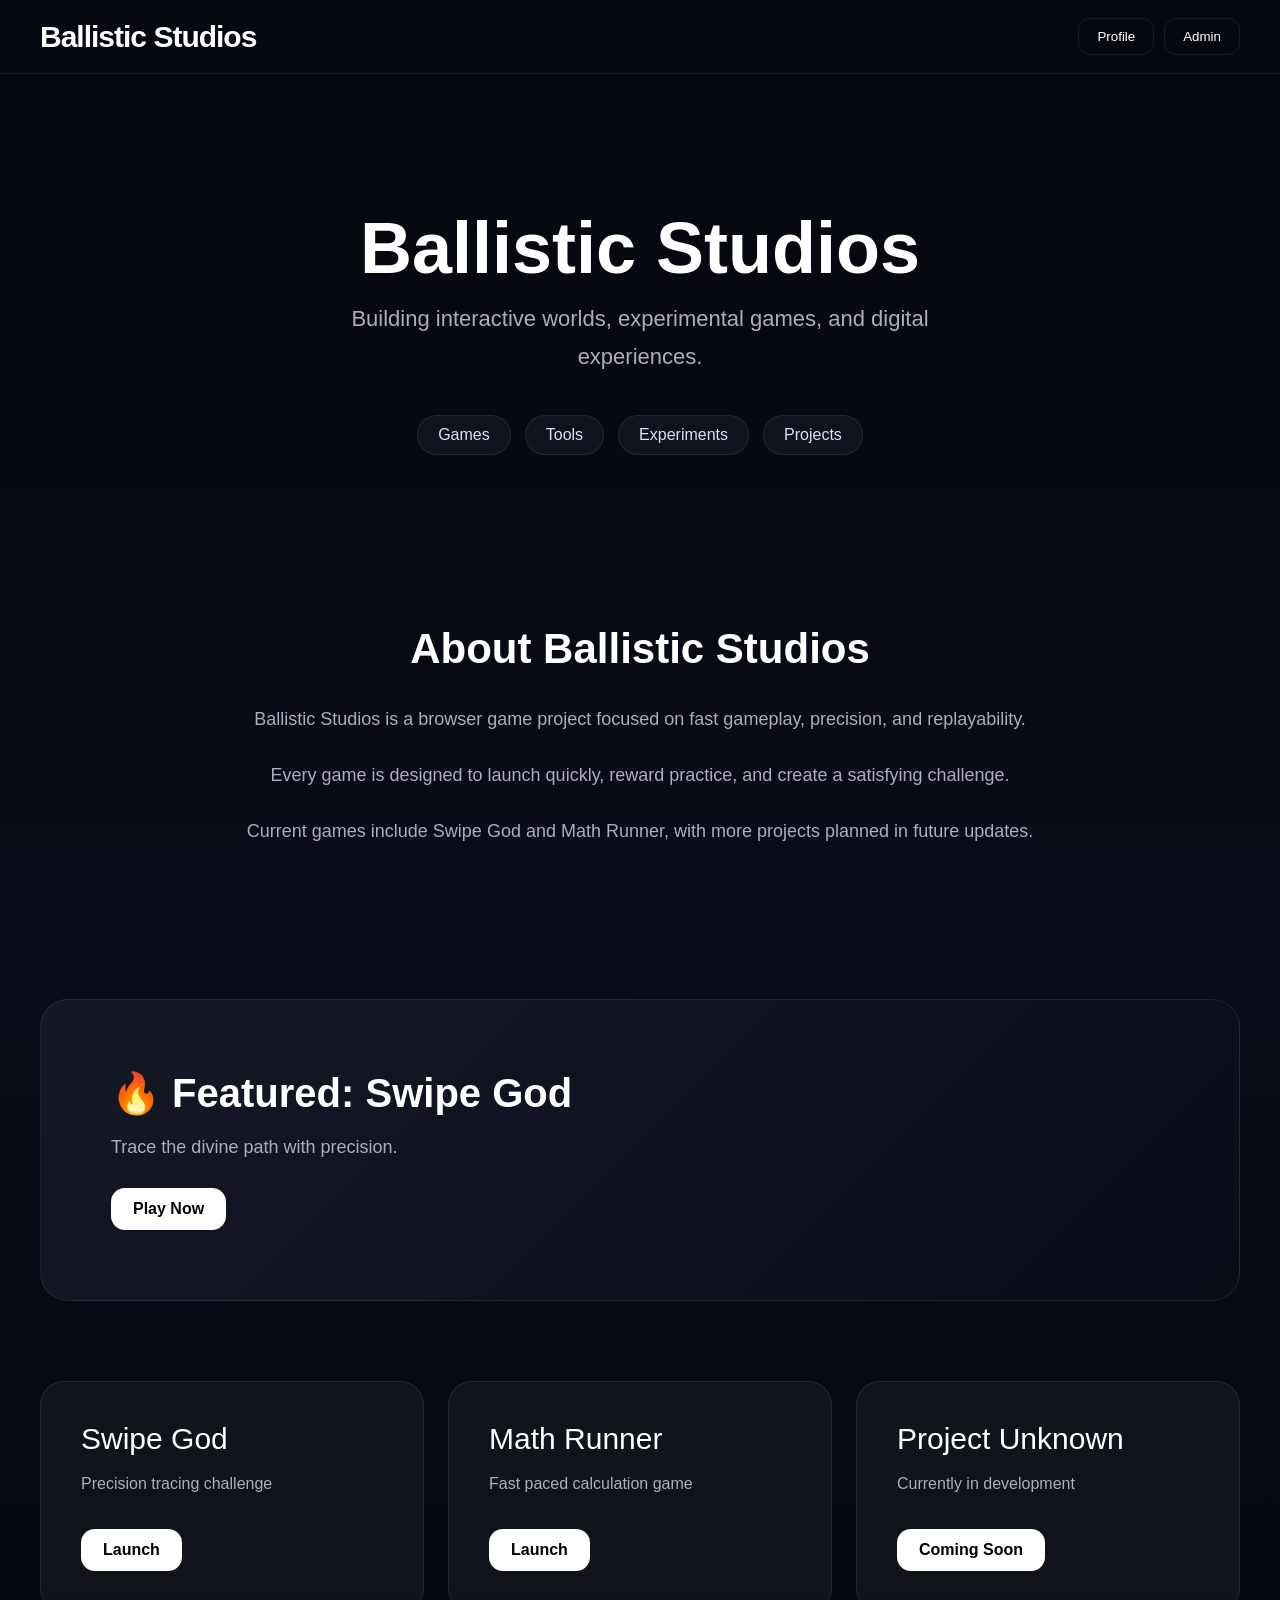
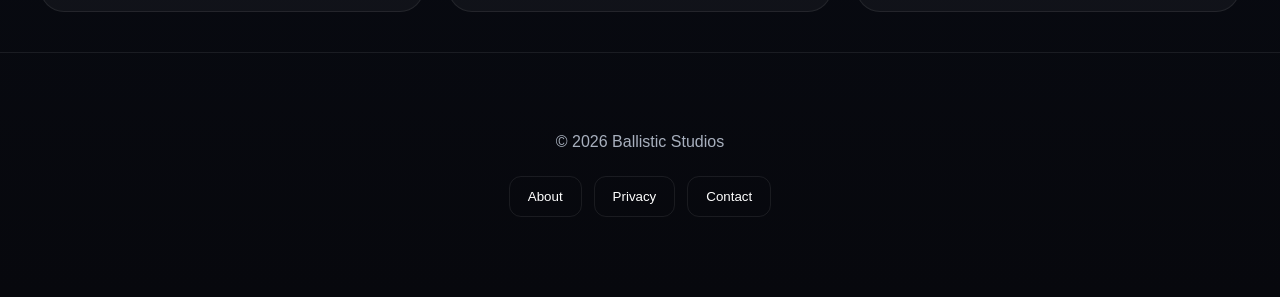
<file: frontend/index.html>
<!DOCTYPE html>
<html lang="en">
<head>
  <meta charset="UTF-8" />

  <meta
    name="viewport"
    content="width=device-width, initial-scale=1.0"
  />

  <title>Ballistic Studios</title>

  <meta
    name="description"
    content="Play original browser games from Ballistic Studios. Improve reflexes, master precision, and challenge yourself."
  />

  <link rel="stylesheet" href="css/styles.css">

  <!-- AdSense script kept for future use -->
  <script
    async
    src="https://pagead2.googlesyndication.com/pagead/js/adsbygoogle.js?client=ca-pub-7708023438338001"
    crossorigin="anonymous">
  </script>

</head>

<body>

<!-- NAVBAR -->
<header class="navbar">

  <h1>Ballistic Studios</h1>

  <div class="nav-actions">

    <button onclick="goToProfile()">
      Profile
    </button>

    <button onclick="goToAdmin()">
      Admin
    </button>

  </div>

</header>

<!-- HERO -->
<section class="hero">

<h2>Ballistic Studios</h2>

<p>
Building interactive worlds, experimental games,
and digital experiences.
</p>

<div class="studio-tags">

<span>Games</span>

<span>Tools</span>

<span>Experiments</span>

<span>Projects</span>

</div>

</section>

<!-- ABOUT -->
<section class="about">

  <h2>About Ballistic Studios</h2>

  <p>
    Ballistic Studios is a browser game project focused on
    fast gameplay, precision, and replayability.
  </p>

  <p>
    Every game is designed to launch quickly,
    reward practice, and create a satisfying challenge.
  </p>

  <p>
    Current games include Swipe God and Math Runner,
    with more projects planned in future updates.
  </p>

</section>

<!-- FEATURED -->
<section
  class="featured"
  onclick="openGame('swipe-god')"
>

  <h3>🔥 Featured: Swipe God</h3>

  <p>
    Trace the divine path with precision.
  </p>

  <span class="play-btn">
    Play Now
  </span>

</section>

<section class="game-grid">

<div
class="game-card"
onclick="openGame('swipe-god')">

<div class="game-title">
Swipe God
</div>

<div class="game-desc">
Precision tracing challenge
</div>

<span class="play-btn">
Launch
</span>

</div>

<div
class="game-card"
onclick="openGame('math-runner')">

<div class="game-title">
Math Runner
</div>

<div class="game-desc">
Fast paced calculation game
</div>

<span class="play-btn">
Launch
</span>

</div>

<div class="game-card">

<div class="game-title">
Project Unknown
</div>

<div class="game-desc">
Currently in development
</div>

<span class="play-btn">
Coming Soon
</span>

</div>

</section>

<!-- GAME OVERLAY -->
<div id="gameOverlay">

  <div id="gameWindow">

    <button onclick="closeGame()">
      X
    </button>

    <iframe id="gameFrame"></iframe>

  </div>

</div>

<!-- FOOTER -->
<footer class="footer">

  <p>
    © 2026 Ballistic Studios
  </p>

  <div class="footer-links">

    <button onclick="location.href='about.html'">
      About
    </button>

    <button onclick="location.href='privacy.html'">
      Privacy
    </button>

    <button onclick="location.href='contact.html'">
      Contact
    </button>

  </div>

</footer>

<!-- JS -->
<script src="js/main.js"></script>

</body>
</html>
</file>
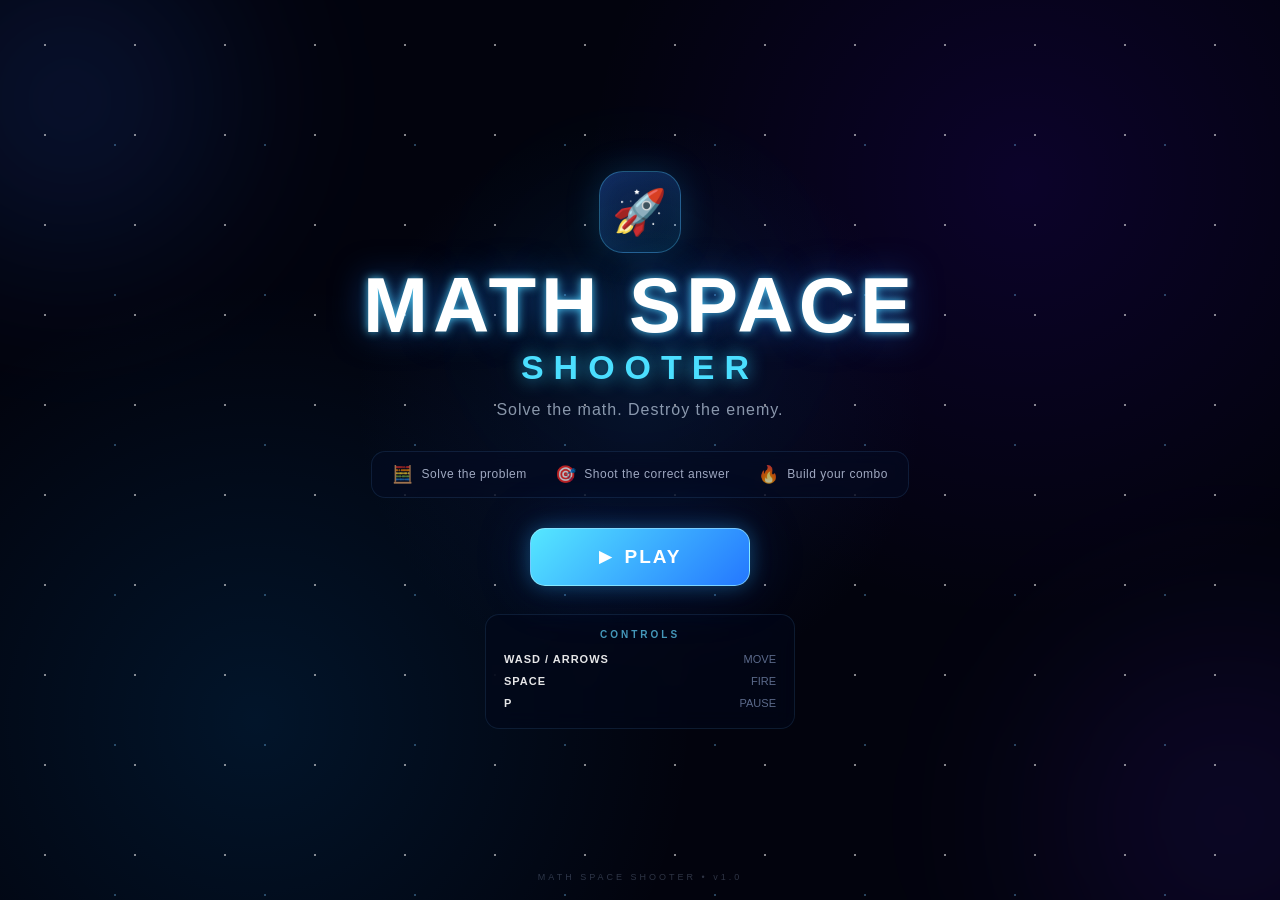
<file: frontend/games/math-runner/index.html>
```html
<!DOCTYPE html>
<html lang="en">

<head>

  <meta charset="UTF-8">

  <meta
    name="viewport"
    content="width=device-width, initial-scale=1.0, viewport-fit=cover"
  >

  <meta
    name="description"
    content="Math Space Shooter - solve math problems, destroy enemy ships, build combos, and survive the waves."
  >

  <meta
    name="theme-color"
    content="#030515"
  >

  <title>Math Space Shooter</title>


  <!-- =========================================================
       GOOGLE ADSENSE
       Monetization
       ========================================================= -->

  <script
    async
    src="https://pagead2.googlesyndication.com/pagead/js/adsbygoogle.js?client=ca-pub-7708023438338001"
    crossorigin="anonymous">
  </script>


  <!-- =========================================================
       GAME STYLES
       Keep all visual UI styling inside styles.css
       ========================================================= -->

  <link
    rel="stylesheet"
    href="styles.css"
  >

</head>


<body>


  <!-- =========================================================
       PAGE / GAME WRAPPER
       ========================================================= -->

  <div id="gamePage">


    <!-- =======================================================
         TOP AD
         Keeps monetization separate from gameplay
         ======================================================= -->

    <div
      id="top-ad-container"
      class="ad-container"
      aria-label="Advertisement"
    >

      <ins
        class="adsbygoogle"
        style="display:block"
        data-ad-client="ca-pub-7708023438338001"
        data-ad-slot="9146349585"
        data-ad-format="auto"
        data-full-width-responsive="true">
      </ins>

    </div>


    <!-- =======================================================
         MAIN MENU
         Blocks gameplay until PLAY is pressed
         ======================================================= -->

    <div
      id="menu"
      class="menu-overlay"
    >

      <!-- Space background effects -->

      <div class="space-background">

        <div class="space-orb orb-one"></div>

        <div class="space-orb orb-two"></div>

        <div class="space-orb orb-three"></div>

        <div class="stars"></div>

      </div>


      <!-- =====================================================
           TITLE
           ===================================================== -->

      <div class="title-wrap">

        <div class="game-icon">
          🚀
        </div>

        <h1>
          MATH SPACE
        </h1>

        <h2>
          SHOOTER
        </h2>

        <p>
          Solve the math. Destroy the enemy.
        </p>

      </div>


      <!-- =====================================================
           GAME DESCRIPTION
           ===================================================== -->

      <div class="game-description">

        <div class="description-item">

          <span class="description-icon">
            🧮
          </span>

          <span>
            Solve the problem
          </span>

        </div>


        <div class="description-item">

          <span class="description-icon">
            🎯
          </span>

          <span>
            Shoot the correct answer
          </span>

        </div>


        <div class="description-item">

          <span class="description-icon">
            🔥
          </span>

          <span>
            Build your combo
          </span>

        </div>

      </div>


      <!-- =====================================================
           PLAY BUTTON
           ===================================================== -->

      <button
        id="playButton"
        class="play"
        type="button"
        onclick="startGame()"
      >

        <span class="play-icon">
          ▶
        </span>

        <span>
          PLAY
        </span>

      </button>


      <!-- =====================================================
           CONTROLS
           ===================================================== -->

      <div class="controls">

        <div class="control-title">
          CONTROLS
        </div>

        <div class="control-row">

          <span>
            WASD / ARROWS
          </span>

          <span>
            MOVE
          </span>

        </div>

        <div class="control-row">

          <span>
            SPACE
          </span>

          <span>
            FIRE
          </span>

        </div>

        <div class="control-row">

          <span>
            P
          </span>

          <span>
            PAUSE
          </span>

        </div>

      </div>


      <!-- =====================================================
           VERSION
           ===================================================== -->

      <div class="version">
        MATH SPACE SHOOTER • v1.0
      </div>

    </div>


    <!-- =======================================================
         GAME CANVAS
         game.js renders the entire game here
         ======================================================= -->

    <main
      id="game-container"
      aria-label="Math Space Shooter game"
    >

      <canvas
        id="gameCanvas"
        aria-label="Math Space Shooter game canvas"
      >
      </canvas>

    </main>


    <!-- =======================================================
         BOTTOM AD
         Monetization area
         ======================================================= -->

    <div
      id="ad-container"
      class="ad-container"
      aria-label="Advertisement"
    >

      <ins
        class="adsbygoogle"
        style="display:block"
        data-ad-client="ca-pub-7708023438338001"
        data-ad-slot="9146349585"
        data-ad-format="auto"
        data-full-width-responsive="true">
      </ins>

    </div>


  </div>


  <!-- =========================================================
       INITIALIZE ADS
       Must happen after the ad containers exist
       ========================================================= -->

  <script>

    (adsbygoogle = window.adsbygoogle || []).push({});

    (adsbygoogle = window.adsbygoogle || []).push({});

  </script>


  <!-- =========================================================
       GAME ENGINE
       This is your game.js
       ========================================================= -->

  <script src="game.js"></script>


  <!-- =========================================================
       MENU / GAME START CONTROLLER
       ========================================================= -->

  <script>

    let gameStarted = false;


    // =========================================================
    // START GAME
    // =========================================================

    function startGame() {

      if (gameStarted) {
        return;
      }


      gameStarted = true;


      const menu =
        document.getElementById("menu");


      const playButton =
        document.getElementById("playButton");


      // Prevent double-clicks

      if (playButton) {

        playButton.disabled = true;

      }


      // Smooth menu transition

      if (menu) {

        menu.style.transition =
          "opacity .35s ease, transform .35s ease";

        menu.style.opacity =
          "0";

        menu.style.transform =
          "scale(1.04)";

      }


      // Remove menu after animation

      setTimeout(() => {

        if (menu) {

          menu.style.display =
            "none";

        }

      }, 350);

    }


    // =========================================================
    // PREVENT GAME INPUT BEFORE START
    // =========================================================

    window.addEventListener(
      "DOMContentLoaded",
      () => {

        const canvas =
          document.getElementById(
            "gameCanvas"
          );


        if (!canvas) {

          console.error(
            "[MathSpaceShooter] gameCanvas was not found."
          );

          return;

        }


        canvas.addEventListener(
          "pointerdown",
          (event) => {

            if (!gameStarted) {

              event.preventDefault();

            }

          }
        );

      }
    );


    // =========================================================
    // ENTER KEY STARTS GAME
    // =========================================================

    window.addEventListener(
      "keydown",
      (event) => {

        if (
          event.key === "Enter" &&
          !gameStarted
        ) {

          startGame();

        }

      }
    );


    // =========================================================
    // ESCAPE DOES NOT RELOAD PAGE
    // =========================================================

    window.addEventListener(
      "keydown",
      (event) => {

        if (
          event.key === "Escape"
        ) {

          event.preventDefault();

        }

      }
    );

  </script>


</body>

</html>
```
</file>
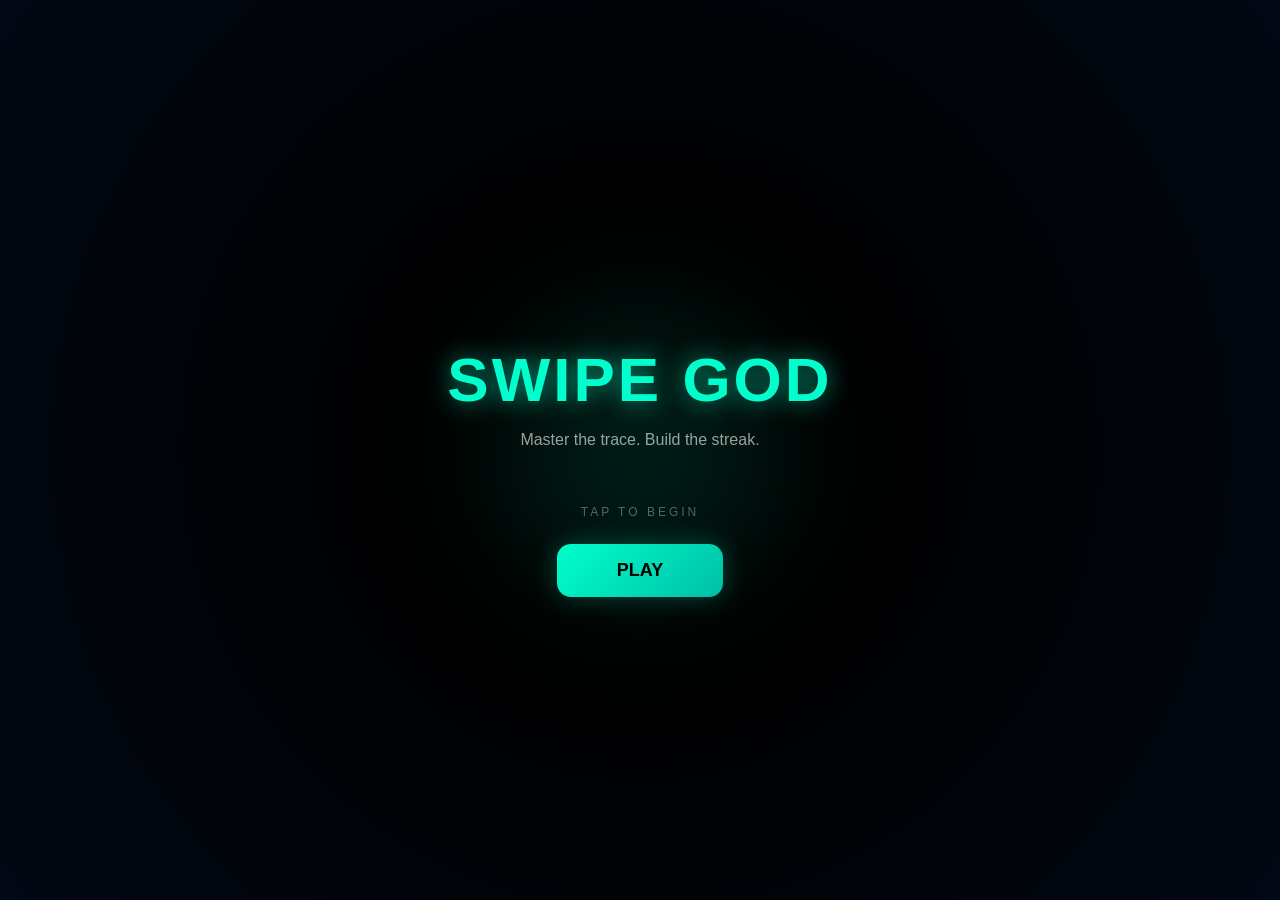
<file: frontend/games/swipe-god/index.html>
<!DOCTYPE html>
<html lang="en">
<head>
  <meta charset="UTF-8">
  <meta name="viewport" content="width=device-width, initial-scale=1.0, maximum-scale=1.0, user-scalable=no, viewport-fit=cover">
  <meta name="description" content="Master the trace. Build the streak in Swipe God.">
  <meta name="theme-color" content="#000000">
  
  <title>Swipe God</title>

  <!-- =========================
       ADSENSE (MONETIZATION)
  ========================== -->
  <script async
    src="https://pagead2.googlesyndication.com/pagead/js/adsbygoogle.js?client=ca-pub-7708023438338001"
    crossorigin="anonymous"></script>

  <!-- External stylesheet -->
  <link rel="stylesheet" href="styles.css">
</head>

<body>

<!-- =========================
     MAIN MENU OVERLAY
========================== -->
<div id="menu">
  <div class="bg-orb"></div>

  <div class="title-wrap">
    <h1>SWIPE GOD</h1>
    <p>Master the trace. Build the streak.</p>
  </div>

  <div class="tap-hint">TAP TO BEGIN</div>
  <button class="play" onclick="startGame()">PLAY</button>
</div>

<!-- =========================
     GAME RENDER SURFACE
========================== -->
<canvas id="gameCanvas"></canvas>

<!-- =========================
     ADS CONTAINER
========================== -->
<div id="ad-container">
  <ins class="adsbygoogle"
       style="display:block"
       data-ad-client="ca-pub-7708023438338001"
       data-ad-slot="9146349585"
       data-ad-format="auto"
       data-full-width-responsive="true"></ins>
</div>

<!-- =========================
     GAME ENGINE ENTRY FILE
========================== -->
<script src="game.js"></script>

<script>
  let gameStarted = false;

  function startGame() {
    const menu = document.getElementById("menu");

    menu.style.transition = "opacity .25s ease, transform .25s ease";
    menu.style.opacity = "0";
    menu.style.transform = "scale(1.05)";

    setTimeout(() => {
      menu.style.display = "none";
      gameStarted = true;

      if (typeof init === "function") {
        init();
      } else {
        console.error("[SwipeGod] init() not found in game.js");
      }
    }, 250);
  }

  window.addEventListener("DOMContentLoaded", () => {
    // Safely trigger AdSense rendering once DOM is ready
    (window.adsbygoogle = window.adsbygoogle || []).push({});

    // Prevent touch gestures/swiping prior to game start
    const canvas = document.getElementById("gameCanvas");
    if (canvas) {
      canvas.addEventListener("pointerdown", (e) => {
        if (!gameStarted) e.preventDefault();
      });
    }
  });
</script>

</body>
</html>
</file>
<file: frontend/css/styles.css>
/* ==========================
   BALLISTIC STUDIOS THEME
========================== */

:root{

--bg:#07080d;

--bg-soft:#0d1118;

--panel:rgba(255,255,255,.04);

--panel-hover:rgba(255,255,255,.07);

--text:#ffffff;

--muted:#a8b0be;

--accent:#6fa7ff;

--accent-soft:#4e7de6;

--border:rgba(255,255,255,.08);

}

/* RESET */

*{
box-sizing:border-box;
margin:0;
padding:0;
}

body{

font-family:
Inter,
Segoe UI,
sans-serif;

background:
linear-gradient(
180deg,
#05070d,
#090d17,
#07080d
);

color:var(--text);

min-height:100vh;
}

/* ==========================
NAV
========================== */

.navbar{

position:sticky;

top:0;

display:flex;

justify-content:space-between;

align-items:center;

padding:18px 40px;

background:
rgba(8,10,18,.82);

backdrop-filter:
blur(18px);

border-bottom:
1px solid var(--border);

z-index:100;
}

.navbar h1{

font-size:30px;

font-weight:800;

letter-spacing:-1px;
}

.nav-actions{

display:flex;

gap:10px;
}

.nav-actions button{

padding:10px 18px;

background:transparent;

color:white;

border:
1px solid var(--border);

border-radius:12px;

cursor:pointer;

transition:.25s;
}

.nav-actions button:hover{

background:var(--panel);
}

/* ==========================
HERO
========================== */

.hero{

padding:140px 30px 80px;

text-align:center;

max-width:1200px;

margin:auto;
}

.hero h2{

font-size:72px;

font-weight:900;

line-height:.95;

margin-bottom:18px;
}

.hero p{

max-width:700px;

margin:auto;

font-size:22px;

color:var(--muted);

line-height:1.7;
}

.studio-tags{

margin-top:40px;

display:flex;

justify-content:center;

gap:14px;

flex-wrap:wrap;
}

.studio-tags span{

padding:10px 20px;

border-radius:999px;

background:var(--panel);

border:
1px solid var(--border);

color:#d7e2ff;
}

/* ==========================
ABOUT
========================== */

.about{

max-width:1100px;

margin:auto;

padding:90px 40px;

text-align:center;
}

.about h2{

font-size:42px;

margin-bottom:28px;
}

.about p{

color:var(--muted);

line-height:2;

font-size:18px;

max-width:900px;

margin:auto auto 20px;
}

/* ==========================
FEATURE
========================== */

.featured{

margin:40px;

padding:70px;

border-radius:28px;

background:
linear-gradient(
135deg,
rgba(22,26,39,.95),
rgba(10,13,22,.95)
);

border:
1px solid var(--border);

cursor:pointer;

transition:.3s;
}

.featured:hover{

transform:
translateY(-6px);

background:
linear-gradient(
135deg,
rgba(28,33,50,.95),
rgba(10,13,22,.95)
);
}

.featured h3{

font-size:40px;

margin-bottom:20px;
}

.featured p{

font-size:18px;

color:var(--muted);

max-width:800px;
}

/* ==========================
PROJECT GRID
========================== */

.game-grid{

display:grid;

grid-template-columns:
repeat(
auto-fit,
minmax(320px,1fr)
);

gap:24px;

padding:40px;
}

.game-card{

background:var(--panel);

border:
1px solid var(--border);

padding:40px;

border-radius:24px;

transition:.25s;

cursor:pointer;
}

.game-card:hover{

transform:
translateY(-8px);

background:
var(--panel-hover);
}

.game-title{

font-size:30px;

margin-bottom:14px;
}

.game-desc{

color:var(--muted);

line-height:1.8;
}

.play-btn{

display:inline-flex;

margin-top:30px;

padding:12px 22px;

background:white;

color:black;

border-radius:14px;

font-weight:700;
}

/* ==========================
OVERLAY
========================== */

#gameOverlay{

position:fixed;

inset:0;

background:
rgba(0,0,0,.94);

display:none;

justify-content:center;

align-items:center;

z-index:9999;
}

#gameWindow{

width:92%;

height:92%;

background:black;

border-radius:24px;

overflow:hidden;
}

#gameWindow button{

position:absolute;

right:20px;

top:20px;

padding:10px 16px;

border:none;

border-radius:10px;
}

iframe{

width:100%;

height:100%;

border:none;
}

/* ==========================
FOOTER
========================== */

.footer{

padding:80px 30px;

text-align:center;

color:var(--muted);

border-top:
1px solid var(--border);
}

.footer-links{

margin-top:25px;

display:flex;

justify-content:center;

gap:12px;
}

.footer button{

background:transparent;

border:
1px solid var(--border);

color:white;

padding:12px 18px;

border-radius:12px;
}

/* ==========================
MOBILE
========================== */

@media(max-width:800px){

.hero h2{
font-size:46px;
}

.navbar{

padding:20px;

flex-direction:column;

gap:16px;
}

.featured{

margin:20px;

padding:40px;
}

.game-grid{

padding:20px;
}

}
</file>
<file: frontend/games/math-runner/styles.css>
/* ============================================================
   MATH SPACE SHOOTER
   styles.css
   ============================================================ */


/* ============================================================
   GLOBAL RESET
   ============================================================ */

* {
  box-sizing: border-box;
  -webkit-tap-highlight-color: transparent;
}


html,
body {
  width: 100%;
  height: 100%;
  margin: 0;
  padding: 0;

  overflow: hidden;

  background:
    #02030d;

  font-family:
    Arial,
    Helvetica,
    sans-serif;

  color: #ffffff;
}


/* ============================================================
   BODY
   ============================================================ */

body {
  position: relative;

  user-select: none;

  overscroll-behavior: none;
}


/* ============================================================
   GAME PAGE
   ============================================================ */

#gamePage {
  position: fixed;

  inset: 0;

  width: 100%;
  height: 100%;

  overflow: hidden;

  background:
    #02030d;
}


/* ============================================================
   GAME CONTAINER
   ============================================================ */

#game-container {
  position: fixed;

  inset: 0;

  width: 100%;
  height: 100%;

  overflow: hidden;

  background:
    #02030d;

  z-index: 1;
}


/* ============================================================
   CANVAS
   ============================================================ */

canvas {
  display: block;

  width: 100%;
  height: 100%;

  touch-action: none;

  user-select: none;

  -webkit-user-select: none;
}


#gameCanvas {
  position: fixed;

  top: 0;
  left: 0;

  width: 100%;
  height: 100%;

  z-index: 1;

  pointer-events: auto;

  outline: none;
}


/* ============================================================
   MAIN MENU OVERLAY
   ============================================================ */

#menu {
  position: fixed;

  inset: 0;

  width: 100%;
  height: 100%;

  display: flex;

  flex-direction: column;

  justify-content: center;

  align-items: center;

  overflow: hidden;

  z-index: 999999;

  background:
    radial-gradient(
      circle at 50% 45%,
      rgba(20, 50, 120, 0.25),
      transparent 35%
    ),

    radial-gradient(
      circle at 20% 80%,
      rgba(0, 150, 255, 0.12),
      transparent 35%
    ),

    radial-gradient(
      circle at 80% 20%,
      rgba(80, 0, 255, 0.12),
      transparent 35%
    ),

    #02030d;
}


/* ============================================================
   SPACE BACKGROUND
   ============================================================ */

.space-background {
  position: absolute;

  inset: 0;

  width: 100%;
  height: 100%;

  overflow: hidden;

  pointer-events: none;
}


/* ============================================================
   SPACE ORBS
   ============================================================ */

.space-orb {
  position: absolute;

  border-radius: 50%;

  pointer-events: none;

  filter: blur(70px);

  opacity: 0.6;
}


/* Orb 1 */

.orb-one {
  width: 500px;
  height: 500px;

  left: -180px;
  top: -150px;

  background:
    radial-gradient(
      circle,
      rgba(45, 110, 255, 0.30),
      transparent 68%
    );

  animation:
    orbFloatOne 9s ease-in-out infinite;
}


/* Orb 2 */

.orb-two {
  width: 600px;
  height: 600px;

  right: -250px;
  bottom: -220px;

  background:
    radial-gradient(
      circle,
      rgba(100, 40, 255, 0.22),
      transparent 68%
    );

  animation:
    orbFloatTwo 11s ease-in-out infinite;
}


/* Orb 3 */

.orb-three {
  width: 350px;
  height: 350px;

  left: 50%;
  top: 15%;

  transform: translateX(-50%);

  background:
    radial-gradient(
      circle,
      rgba(0, 220, 255, 0.10),
      transparent 70%
    );

  animation:
    orbPulse 6s ease-in-out infinite;
}


/* ============================================================
   ORB ANIMATIONS
   ============================================================ */

@keyframes orbFloatOne {

  0%,
  100% {
    transform:
      translate(0, 0)
      scale(1);
  }

  50% {
    transform:
      translate(80px, 50px)
      scale(1.12);
  }
}


@keyframes orbFloatTwo {

  0%,
  100% {
    transform:
      translate(0, 0)
      scale(1);
  }

  50% {
    transform:
      translate(-70px, -60px)
      scale(1.1);
  }
}


@keyframes orbPulse {

  0%,
  100% {
    opacity: 0.35;

    transform:
      translateX(-50%)
      scale(1);
  }

  50% {
    opacity: 0.7;

    transform:
      translateX(-50%)
      scale(1.18);
  }
}


/* ============================================================
   STAR FIELD
   ============================================================ */

.stars {
  position: absolute;

  inset: 0;

  opacity: 0.65;

  background-image:

    radial-gradient(
      circle,
      rgba(255, 255, 255, 0.8) 1px,
      transparent 1px
    ),

    radial-gradient(
      circle,
      rgba(120, 200, 255, 0.5) 1px,
      transparent 1px
    );

  background-size:
    90px 90px,
    150px 150px;

  background-position:
    0 0,
    40px 70px;

  animation:
    starsMove 18s linear infinite;
}


@keyframes starsMove {

  from {
    background-position:
      0 0,
      40px 70px;
  }

  to {
    background-position:
      0 900px,
      40px 970px;
  }
}


/* ============================================================
   TITLE WRAPPER
   ============================================================ */

.title-wrap {
  position: relative;

  z-index: 10;

  text-align: center;

  animation:
    fadeIn 0.9s ease-out;
}


/* ============================================================
   GAME ICON
   ============================================================ */

.game-icon {
  display: flex;

  justify-content: center;

  align-items: center;

  width: 82px;
  height: 82px;

  margin:
    0 auto 15px;

  border-radius: 24px;

  font-size: 44px;

  background:
    linear-gradient(
      145deg,
      rgba(50, 120, 255, 0.30),
      rgba(0, 220, 255, 0.08)
    );

  border:
    1px solid
    rgba(80, 200, 255, 0.35);

  box-shadow:
    0 0 35px
    rgba(30, 170, 255, 0.20),

    inset 0 0 25px
    rgba(50, 150, 255, 0.08);

  animation:
    iconFloat 3s ease-in-out infinite;
}


@keyframes iconFloat {

  0%,
  100% {
    transform:
      translateY(0);
  }

  50% {
    transform:
      translateY(-7px);
  }
}


/* ============================================================
   TITLE
   ============================================================ */

.title-wrap h1 {
  margin: 0;

  font-size:
    clamp(42px, 7vw, 78px);

  line-height: 0.95;

  font-weight: 900;

  letter-spacing:
    5px;

  color:
    #ffffff;

  text-shadow:

    0 0 10px
    rgba(80, 210, 255, 0.9),

    0 0 35px
    rgba(30, 130, 255, 0.55);
}


.title-wrap h2 {
  margin:
    5px 0 14px;

  font-size:
    clamp(22px, 3vw, 34px);

  letter-spacing:
    10px;

  font-weight:
    800;

  color:
    #4bdfff;

  text-shadow:
    0 0 18px
    rgba(50, 210, 255, 0.8);
}


.title-wrap p {
  margin:
    0;

  color:
    rgba(220, 235, 255, 0.62);

  font-size:
    16px;

  letter-spacing:
    1px;
}


/* ============================================================
   GAME DESCRIPTION
   ============================================================ */

.game-description {
  position: relative;

  z-index: 10;

  display: flex;

  justify-content: center;

  align-items: center;

  gap: 28px;

  margin-top: 32px;

  padding:
    12px 20px;

  border-radius: 14px;

  background:
    rgba(5, 12, 35, 0.55);

  border:
    1px solid
    rgba(100, 180, 255, 0.12);

  backdrop-filter:
    blur(10px);

  -webkit-backdrop-filter:
    blur(10px);
}


/* ============================================================
   DESCRIPTION ITEMS
   ============================================================ */

.description-item {
  display: flex;

  align-items: center;

  gap: 8px;

  color:
    rgba(220, 230, 255, 0.72);

  font-size:
    12px;

  letter-spacing:
    0.5px;

  white-space:
    nowrap;
}


.description-icon {
  font-size:
    17px;
}


/* ============================================================
   PLAY BUTTON
   ============================================================ */

.play {
  position: relative;

  z-index: 20;

  display: flex;

  align-items: center;

  justify-content: center;

  gap: 12px;

  margin-top: 30px;

  min-width: 220px;

  padding:
    17px 45px;

  border:
    1px solid
    rgba(160, 240, 255, 0.65);

  border-radius:
    15px;

  background:
    linear-gradient(
      135deg,
      #55e7ff,
      #2477ff
    );

  color:
    #ffffff;

  font-size:
    19px;

  font-weight:
    900;

  letter-spacing:
    2px;

  cursor:
    pointer;

  box-shadow:

    0 0 20px
    rgba(50, 180, 255, 0.35),

    0 0 60px
    rgba(30, 100, 255, 0.18);

  transition:
    transform 0.2s ease,
    box-shadow 0.2s ease,
    filter 0.2s ease;
}


.play:hover {
  transform:
    translateY(-3px)
    scale(1.035);

  filter:
    brightness(1.08);

  box-shadow:

    0 0 30px
    rgba(50, 210, 255, 0.55),

    0 0 80px
    rgba(40, 110, 255, 0.25);
}


.play:active {
  transform:
    translateY(1px)
    scale(0.97);
}


.play:disabled {
  cursor:
    default;

  opacity:
    0.7;
}


.play-icon {
  font-size:
    16px;
}


/* ============================================================
   CONTROLS PANEL
   ============================================================ */

.controls {
  position: relative;

  z-index: 10;

  width:
    min(310px, 90vw);

  margin-top:
    28px;

  padding:
    14px 18px;

  border-radius:
    14px;

  background:
    rgba(3, 8, 25, 0.60);

  border:
    1px solid
    rgba(100, 180, 255, 0.12);

  backdrop-filter:
    blur(10px);

  -webkit-backdrop-filter:
    blur(10px);
}


/* ============================================================
   CONTROL TITLE
   ============================================================ */

.control-title {
  margin-bottom:
    8px;

  text-align:
    center;

  font-size:
    10px;

  font-weight:
    900;

  letter-spacing:
    3px;

  color:
    rgba(100, 215, 255, 0.7);
}


/* ============================================================
   CONTROL ROW
   ============================================================ */

.control-row {
  display:
    flex;

  justify-content:
    space-between;

  align-items:
    center;

  padding:
    5px 0;

  font-size:
    11px;

  color:
    rgba(210, 220, 245, 0.62);
}


.control-row span:first-child {
  color:
    rgba(255, 255, 255, 0.9);

  font-weight:
    700;

  letter-spacing:
    1px;
}


.control-row span:last-child {
  color:
    rgba(130, 150, 190, 0.7);
}


/* ============================================================
   VERSION
   ============================================================ */

.version {
  position:
    absolute;

  bottom:
    18px;

  z-index:
    10;

  font-size:
    9px;

  letter-spacing:
    3px;

  color:
    rgba(180, 200, 235, 0.25);
}


/* ============================================================
   FADE IN
   ============================================================ */

@keyframes fadeIn {

  from {
    opacity:
      0;

    transform:
      translateY(25px);
  }

  to {
    opacity:
      1;

    transform:
      translateY(0);
  }
}


/* ============================================================
   ADS
   ============================================================ */

.ad-container {
  position:
    fixed;

  left:
    0;

  width:
    100%;

  display:
    flex;

  justify-content:
    center;

  align-items:
    center;

  overflow:
    hidden;

  background:
    rgba(0, 0, 0, 0.55);

  z-index:
    5000;
}


/* ============================================================
   TOP AD
   ============================================================ */

#top-ad-container {
  top:
    0;

  min-height:
    50px;

  max-height:
    100px;
}


/* ============================================================
   BOTTOM AD
   ============================================================ */

#ad-container {
  bottom:
    0;

  min-height:
    50px;

  max-height:
    100px;
}


/* ============================================================
   ADSENSE ELEMENT
   ============================================================ */

.adsbygoogle {
  display:
    block;

  width:
    100%;

  max-width:
    970px;

  min-height:
    50px;
}


/* ============================================================
   MOBILE
   ============================================================ */

@media (max-width: 700px) {

  .title-wrap h1 {
    letter-spacing:
      3px;
  }


  .title-wrap h2 {
    letter-spacing:
      6px;
  }


  .title-wrap p {
    font-size:
      14px;
  }


  .game-icon {
    width:
      68px;

    height:
      68px;

    font-size:
      36px;
  }


  .game-description {
    gap:
      12px;

    margin-top:
      24px;

    padding:
      10px 12px;
  }


  .description-item {
    font-size:
      9px;

    flex-direction:
      column;

    gap:
      4px;

    text-align:
      center;
  }


  .description-icon {
    font-size:
      15px;
  }


  .play {
    min-width:
      190px;

    padding:
      15px 35px;
  }


  .controls {
    margin-top:
      22px;
  }


  .version {
    bottom:
      10px;
  }
}


/* ============================================================
   SMALL MOBILE
   ============================================================ */

@media (max-width: 430px) {

  .game-description {
    width:
      90vw;

    justify-content:
      space-around;

    gap:
      4px;
  }


  .title-wrap h1 {
    font-size:
      38px;
  }


  .title-wrap h2 {
    font-size:
      20px;

    letter-spacing:
      5px;
  }


  .title-wrap p {
    font-size:
      12px;
  }


  .controls {
    width:
      82vw;
  }
}


/* ============================================================
   LANDSCAPE MOBILE
   ============================================================ */

@media (
  max-height: 600px
) and (
  orientation: landscape
) {

  .game-icon {
    display:
      none;
  }


  .title-wrap h1 {
    font-size:
      34px;
  }


  .title-wrap h2 {
    font-size:
      18px;

    margin-bottom:
      6px;
  }


  .title-wrap p {
    font-size:
      11px;
  }


  .game-description {
    margin-top:
      12px;

    padding:
      7px 15px;
  }


  .play {
    margin-top:
      12px;

    padding:
      11px 40px;
  }


  .controls {
    display:
      none;
  }


  .version {
    bottom:
      5px;
  }
}


/* ============================================================
   REDUCED MOTION ACCESSIBILITY
   ============================================================ */

@media (
  prefers-reduced-motion: reduce
) {

  *,
  *::before,
  *::after {
    animation-duration:
      0.01ms !important;

    animation-iteration-count:
      1 !important;

    transition-duration:
      0.01ms !important;
  }
}
</file>
<file: frontend/games/swipe-god/styles.css>
/* =========================
   GLOBAL RESET / BASE LAYOUT
========================= */

body {
  margin: 0;
  overflow: hidden;
  background: black;
  font-family: Arial, sans-serif;
}

canvas {
  display: block;
  touch-action: none; /* prevents swipe scrolling on mobile */
}

/* =========================
   GAME CANVAS LAYER
========================= */

#gameCanvas {
  position: fixed;
  top: 0;
  left: 0;
  width: 100%;
  height: 100%;
  z-index: 1;
  pointer-events: auto; /* allows touch input */
}

/* =========================
   GAME MENU OVERLAY SYSTEM
========================= */

#menu {
  position: fixed;
  inset: 0;
  background: radial-gradient(circle at center, #000 30%, #020814);

  display: flex;
  flex-direction: column;
  justify-content: center;
  align-items: center;

  overflow: hidden;

  z-index: 999999;
}

/* =========================
   BACKGROUND FX ORB
========================= */

.bg-orb {
  position: absolute;
  width: 500px;
  height: 500px;
  background: radial-gradient(circle, rgba(0, 255, 204, 0.15), transparent 60%);
  filter: blur(50px);
  animation: floatMove 6s ease-in-out infinite;
}

@keyframes floatMove {
  0%, 100% {
    transform: translate(-30px, -20px) scale(1);
  }
  50% {
    transform: translate(30px, 40px) scale(1.1);
  }
}

/* =========================
   TITLE / BRAND
========================= */

.title-wrap {
  text-align: center;
  z-index: 2;
  animation: fadeIn 1s ease;
}

.title-wrap h1 {
  font-size: 62px;
  color: #00ffcc;
  text-shadow: 0 0 25px rgba(0, 255, 204, 0.6);
  margin-bottom: 10px;
  letter-spacing: 3px;
}

.title-wrap p {
  color: rgba(255, 255, 255, 0.6);
  font-size: 16px;
}

/* =========================
   TAP HINT
========================= */

.tap-hint {
  margin-top: 40px;
  font-size: 12px;
  letter-spacing: 3px;
  color: rgba(255, 255, 255, 0.35);
  animation: pulse 1.8s infinite;
}

@keyframes pulse {
  0%, 100% {
    opacity: 0.3;
    transform: translateY(0);
  }
  50% {
    opacity: 1;
    transform: translateY(-3px);
  }
}

/* =========================
   PLAY BUTTON
========================= */

.play {
  margin-top: 25px;
  padding: 16px 60px;
  border-radius: 14px;
  border: none;

  background: linear-gradient(135deg, #00ffcc, #00bfa6);
  color: black;

  font-size: 18px;
  font-weight: 900;

  cursor: pointer;

  box-shadow: 0 0 25px rgba(0, 255, 204, 0.25);

  transition: transform 0.2s ease;
  z-index: 3;
  position: relative;
}

.play:hover {
  transform: scale(1.05);
}

.play:active {
  transform: scale(0.96);
}

/* =========================
   FADE IN ANIMATION
========================= */

@keyframes fadeIn {
  from {
    opacity: 0;
    transform: translateY(20px);
  }
  to {
    opacity: 1;
    transform: translateY(0);
  }
}

/* =========================
   ADS BAR
========================= */

#ad-container {
  position: fixed;
  bottom: 0;
  width: 100%;
  text-align: center;
  background: rgba(0, 0, 0, 0.6);
  z-index: 10000;
}
</file>
